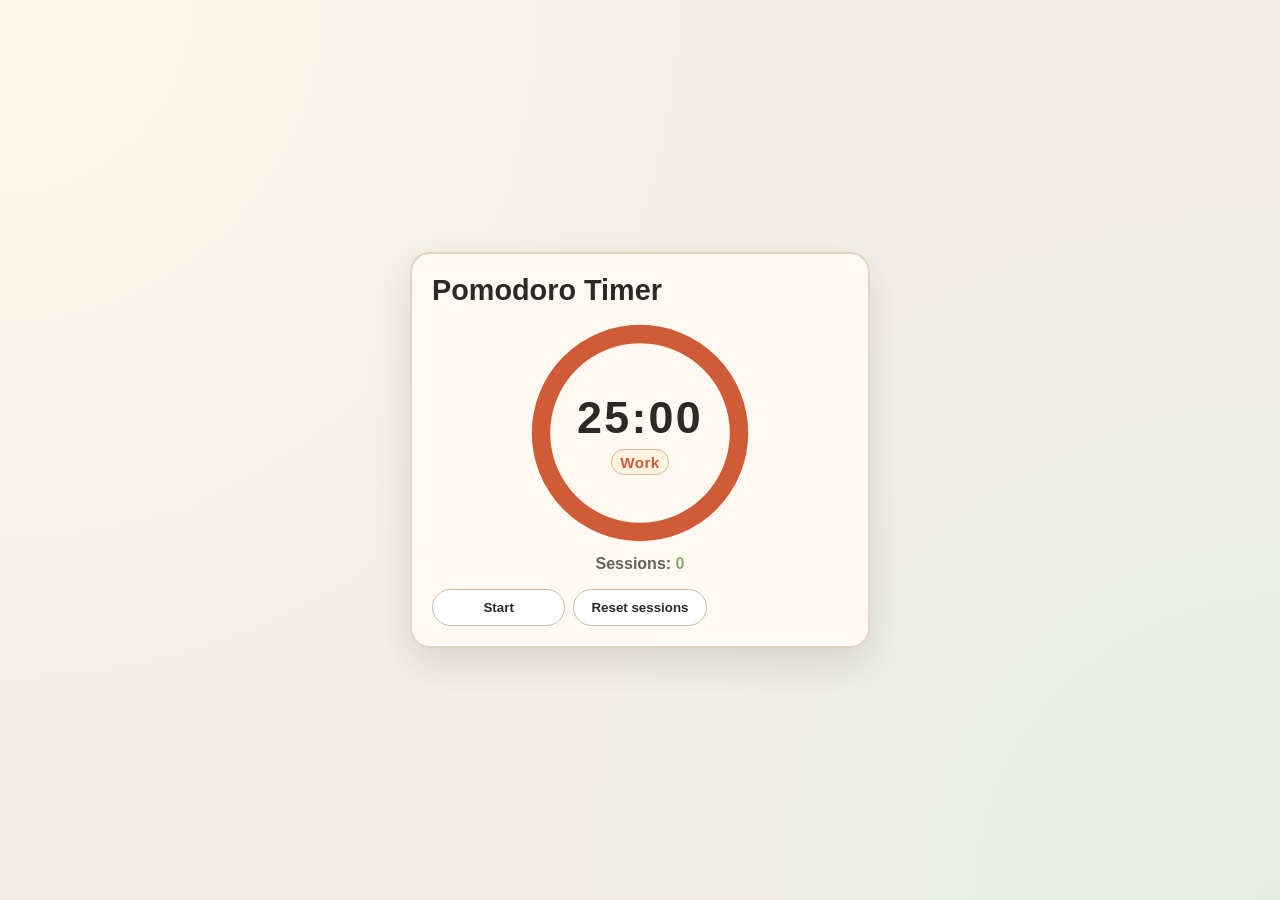
<file: index.html>
<!DOCTYPE html>
<html lang="en">
  <head>
    <meta charset="UTF-8" />
    <meta name="viewport" content="width=device-width, initial-scale=1.0" />
    <title>Pomodoro Timer</title>
    <link rel="stylesheet" href="style.css" />
    <script src="app.js" defer></script>
  </head>
  <body>
    <main class="app" aria-labelledby="app-title">
      <header class="app-header">
        <h1 id="app-title">Pomodoro Timer</h1>
      </header>

      <section class="timer-panel" aria-label="Timer panel">
        <div class="progress-container" aria-hidden="true">
          <svg class="progress-ring" viewBox="0 0 120 120" aria-hidden="true">
            <circle
              id="progress-ring-track"
              class="progress-ring-track"
              cx="60"
              cy="60"
              r="54"
            ></circle>
            <circle
              id="progress-ring-fill"
              class="progress-ring-fill"
              cx="60"
              cy="60"
              r="54"
              stroke-dasharray="339.292"
              stroke-dashoffset="339.292"
            ></circle>
          </svg>
          <div class="timer-display" role="status" aria-live="polite">
            <span id="timer-value">25:00</span>
            <span class="phase-label" id="phase-label">Work</span>
          </div>
        </div>
        <p class="session-inline">Sessions: <span id="session-count">0</span></p>
      </section>

      <section class="controls" aria-label="Timer controls">
        <button id="pause-btn" type="button" hidden>Pause</button>
        <button id="reset-btn" type="button">Start</button>
        <button id="reset-sessions-btn" type="button">Reset sessions</button>
      </section>
    </main>
  </body>
</html>
</file>
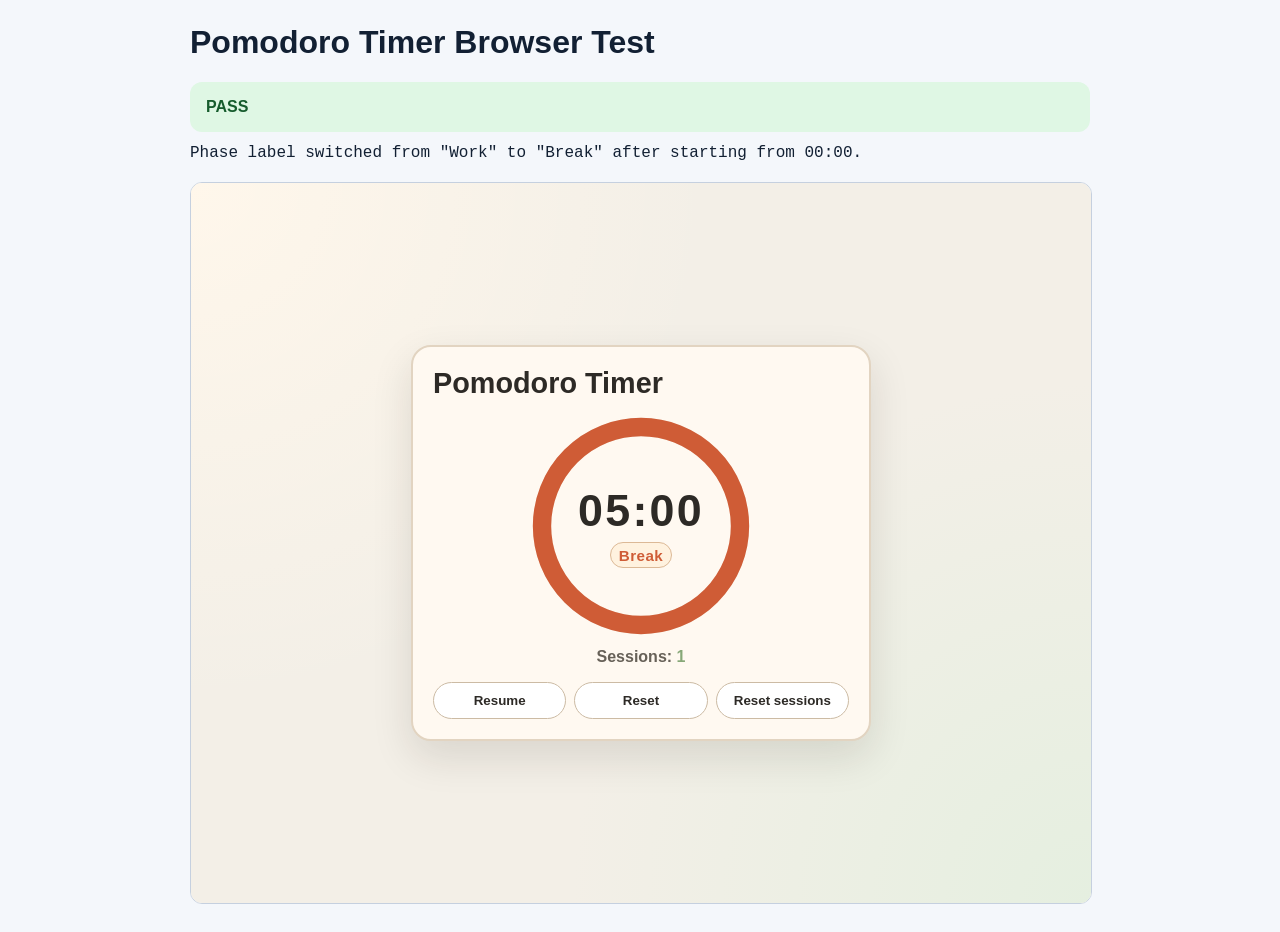
<file: test.html>
<!DOCTYPE html>
<html lang="en">
  <head>
    <meta charset="UTF-8" />
    <meta name="viewport" content="width=device-width, initial-scale=1.0" />
    <title>Pomodoro Timer Test</title>
    <style>
      :root {
        color-scheme: light;
        font-family: "Segoe UI", Tahoma, Geneva, Verdana, sans-serif;
      }

      body {
        margin: 0;
        padding: 24px;
        background: #f4f7fb;
        color: #122033;
      }

      main {
        max-width: 900px;
        margin: 0 auto;
      }

      h1 {
        margin-top: 0;
      }

      #result {
        padding: 16px;
        border-radius: 12px;
        font-weight: 700;
        background: #e8eef7;
      }

      #result.pass {
        background: #dff7e4;
        color: #165c2d;
      }

      #result.fail {
        background: #fde7e9;
        color: #8a1f2c;
      }

      #details {
        margin: 12px 0 0;
        font-family: Consolas, "Courier New", monospace;
        white-space: pre-wrap;
      }

      iframe {
        width: 100%;
        height: 720px;
        margin-top: 20px;
        border: 1px solid #c5d0df;
        border-radius: 12px;
        background: #ffffff;
      }
    </style>
  </head>
  <body>
    <main>
      <h1>Pomodoro Timer Browser Test</h1>
      <div id="result">Running...</div>
      <pre id="details"></pre>
      <iframe id="app-frame" title="Pomodoro app under test"></iframe>
    </main>

    <script>
      const SESSION_STORAGE_KEY = "pomodoroSessions";
      const TIMER_STATE_STORAGE_KEY = "pomodoroTimerState";

      const resultElement = document.getElementById("result");
      const detailsElement = document.getElementById("details");
      const appFrame = document.getElementById("app-frame");

      function setResult(status, message) {
        resultElement.textContent = status;
        resultElement.className = status.toLowerCase();
        detailsElement.textContent = message;
      }

      function assert(condition, message) {
        if (!condition) {
          throw new Error(message);
        }
      }

      function waitFor(predicate, timeoutMs) {
        return new Promise((resolve, reject) => {
          const deadline = Date.now() + timeoutMs;

          function check() {
            if (predicate()) {
              resolve();
              return;
            }

            if (Date.now() >= deadline) {
              reject(new Error("Timed out waiting for the phase label to switch to Break."));
              return;
            }

            window.setTimeout(check, 50);
          }

          check();
        });
      }

      function waitForFrameLoad(frame) {
        return new Promise((resolve, reject) => {
          frame.addEventListener("load", resolve, { once: true });
          frame.addEventListener(
            "error",
            () => reject(new Error("Failed to load index.html inside the test frame.")),
            { once: true },
          );
        });
      }

      function restoreStorage(previousTimerState, previousSessionCount) {
        if (previousTimerState === null) {
          window.localStorage.removeItem(TIMER_STATE_STORAGE_KEY);
        } else {
          window.localStorage.setItem(TIMER_STATE_STORAGE_KEY, previousTimerState);
        }

        if (previousSessionCount === null) {
          window.localStorage.removeItem(SESSION_STORAGE_KEY);
        } else {
          window.localStorage.setItem(SESSION_STORAGE_KEY, previousSessionCount);
        }
      }

      async function runTest() {
        const previousTimerState = window.localStorage.getItem(TIMER_STATE_STORAGE_KEY);
        const previousSessionCount = window.localStorage.getItem(SESSION_STORAGE_KEY);
        const appUrl = new URL("index.html", window.location.href);

        try {
          window.localStorage.setItem(
            TIMER_STATE_STORAGE_KEY,
            JSON.stringify({ phase: "work", remainingSeconds: 0, isRunning: false }),
          );
          window.localStorage.setItem(SESSION_STORAGE_KEY, "0");

          const frameLoaded = waitForFrameLoad(appFrame);
          appFrame.src = appUrl.href;
          await frameLoaded;

          const appWindow = appFrame.contentWindow;
          const appDocument = appFrame.contentDocument;
          const phaseLabel = appDocument.getElementById("phase-label");

          assert(appWindow, "Expected the app iframe window to be available.");
          assert(appDocument, "Expected the app iframe document to be available.");
          assert(phaseLabel, "Expected to find the phase label in the app.");
          assert(
            phaseLabel.textContent.trim() === "Work",
            `Expected initial phase label to be Work, received \"${phaseLabel.textContent.trim()}\".`,
          );
          assert(
            typeof appWindow.startTimer === "function",
            "Expected startTimer() to be available on the app window.",
          );

          appWindow.startTimer();

          await waitFor(() => phaseLabel.textContent.trim() === "Break", 2000);

          setResult(
            "PASS",
            'Phase label switched from "Work" to "Break" after starting from 00:00.',
          );
        } catch (error) {
          setResult("FAIL", error instanceof Error ? error.message : String(error));
        } finally {
          const appWindow = appFrame.contentWindow;

          if (appWindow && typeof appWindow.pauseTimer === "function") {
            appWindow.pauseTimer();
          }

          restoreStorage(previousTimerState, previousSessionCount);
        }
      }

      runTest();
    </script>
  </body>
</html>
</file>
<file: style.css>
:root {
  --bg: #f3efe7;
  --surface: #fff9f1;
  --text: #2d2a26;
  --muted: #676158;
  --accent: #cf5c36;
  --accent-2: #87a878;
  --ring-track: #e8dccb;
}

* {
  box-sizing: border-box;
}

body {
  margin: 0;
  min-height: 100vh;
  font-family: "Trebuchet MS", "Segoe UI", sans-serif;
  color: var(--text);
  background:
    radial-gradient(circle at top left, #fff7eb, transparent 45%),
    radial-gradient(circle at bottom right, #e5efe0, transparent 45%),
    var(--bg);
  display: grid;
  place-items: center;
  padding: 1rem;
}

.app {
  width: min(100%, 460px);
  background-color: var(--surface);
  border: 2px solid #e2d4c1;
  border-radius: 20px;
  box-shadow: 0 16px 40px rgba(30, 24, 17, 0.12);
  padding: 1.25rem;
  display: grid;
  gap: 1rem;
}

.app-header h1 {
  margin: 0;
  font-size: 1.8rem;
}

.timer-placeholder-label {
  margin: 0.25rem 0 0;
  color: var(--muted);
}

.timer-panel {
  text-align: center;
}

.session-inline {
  margin: 0.75rem 0 0;
  font-size: 1rem;
  font-weight: 700;
  color: var(--muted);
}

.session-inline #session-count {
  color: var(--accent-2);
}

.progress-container {
  position: relative;
  width: 220px;
  aspect-ratio: 1;
  margin: 0 auto;
  display: grid;
  place-items: center;
}

.progress-ring {
  width: 100%;
  height: 100%;
  display: block;
}

.progress-ring-track,
.progress-ring-fill {
  fill: none;
  stroke-width: 10;
}

.progress-ring-track {
  stroke: var(--ring-track);
  opacity: 0.65;
}

.progress-ring-fill {
  stroke: var(--accent);
  stroke-linecap: round;
  transform-origin: center;
  transform: rotate(-90deg);
  transition: stroke-dashoffset 0.9s linear;
}

.timer-display {
  position: absolute;
  inset: 0;
  display: flex;
  flex-direction: column;
  align-items: center;
  justify-content: center;
  gap: 0.4rem;
}

#timer-value {
  font-size: 2.8rem;
  font-weight: 700;
  letter-spacing: 0.05em;
}

.phase-label {
  margin: 0;
  font-size: 0.95rem;
  font-weight: 700;
  letter-spacing: 0.03em;
  color: var(--accent);
  border: 1px solid #dcb996;
  background: #fff2df;
  border-radius: 999px;
  padding: 0.2rem 0.5rem;
}

.controls {
  display: grid;
  grid-template-columns: repeat(3, minmax(0, 1fr));
  gap: 0.5rem;
}

button {
  border: 1px solid #ccbba4;
  border-radius: 999px;
  padding: 0.6rem 0.75rem;
  background: #fff;
  color: var(--text);
  font-weight: 600;
  cursor: pointer;
}

button:hover {
  background: #fff2df;
}

@media (max-width: 420px) {
  #timer-value {
    font-size: 2.2rem;
  }

  .phase-label {
    font-size: 0.82rem;
  }

  .controls {
    grid-template-columns: 1fr;
  }
}
</file>
